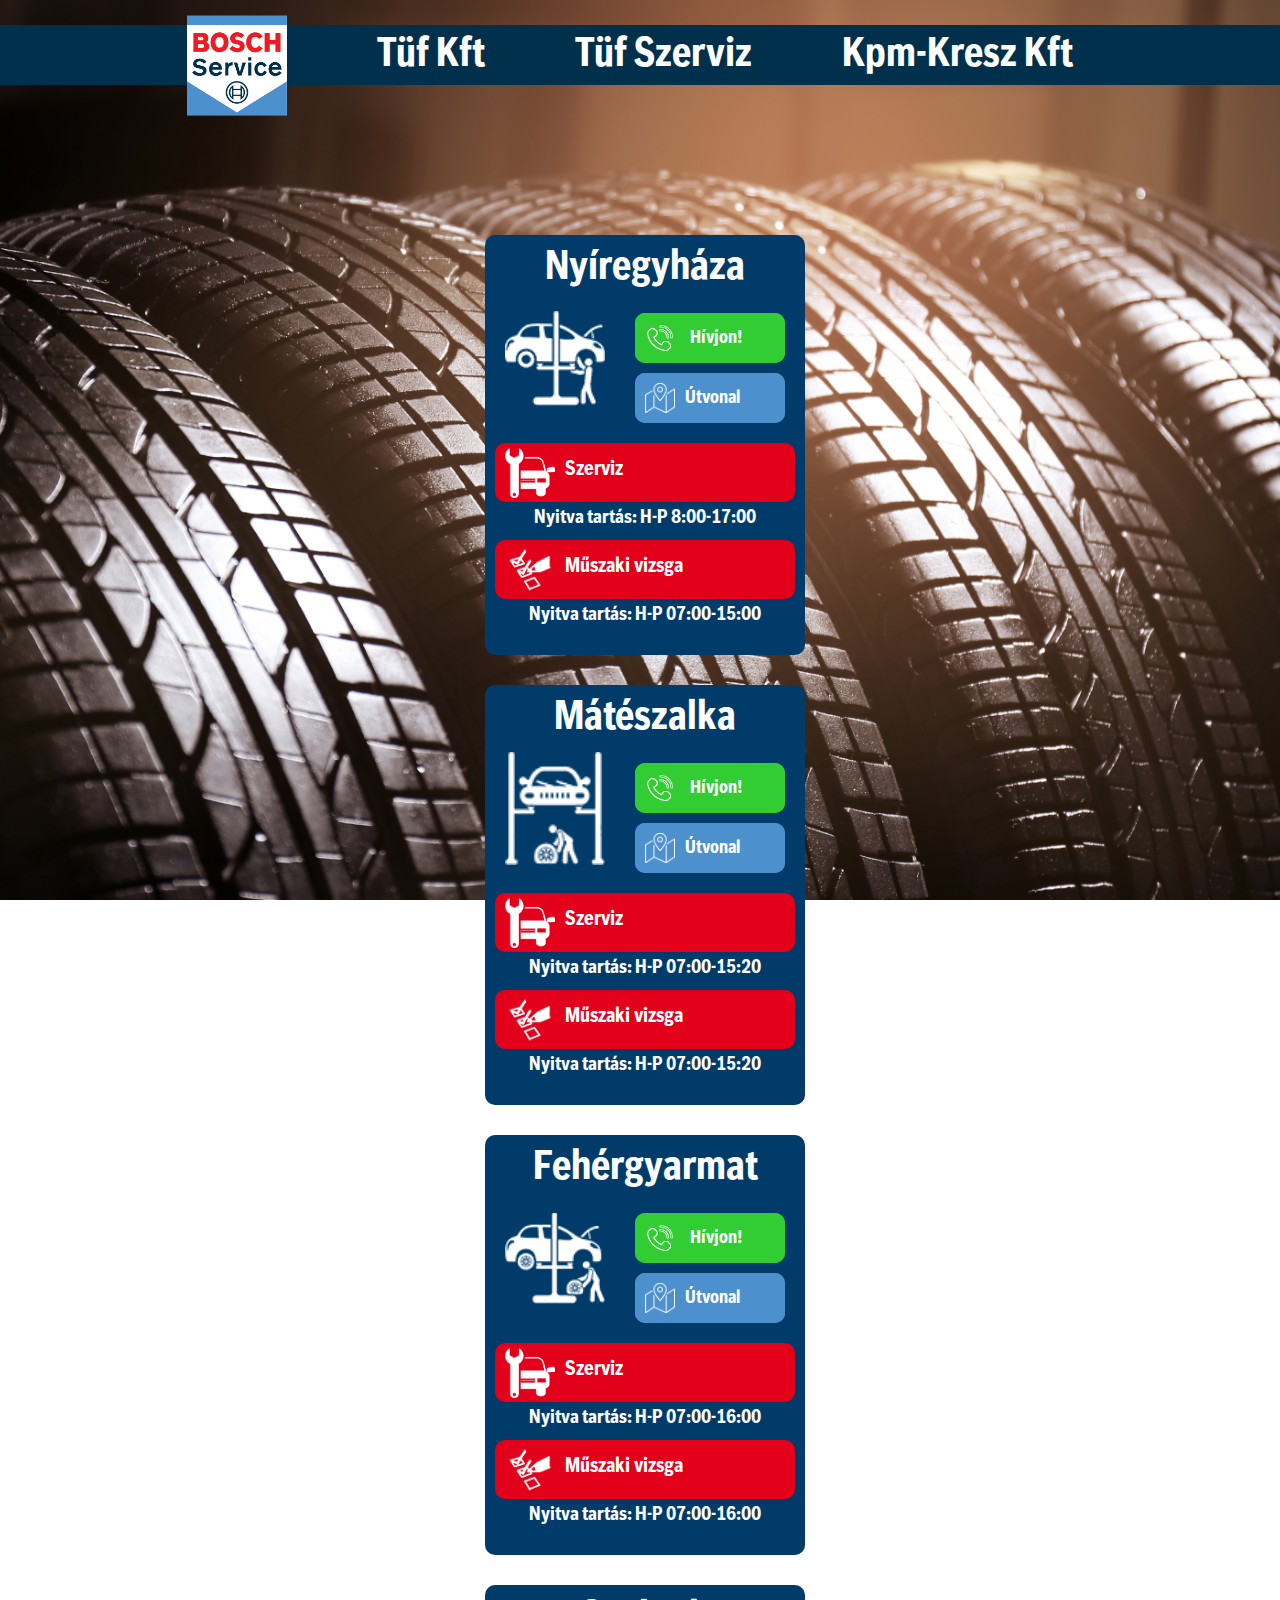
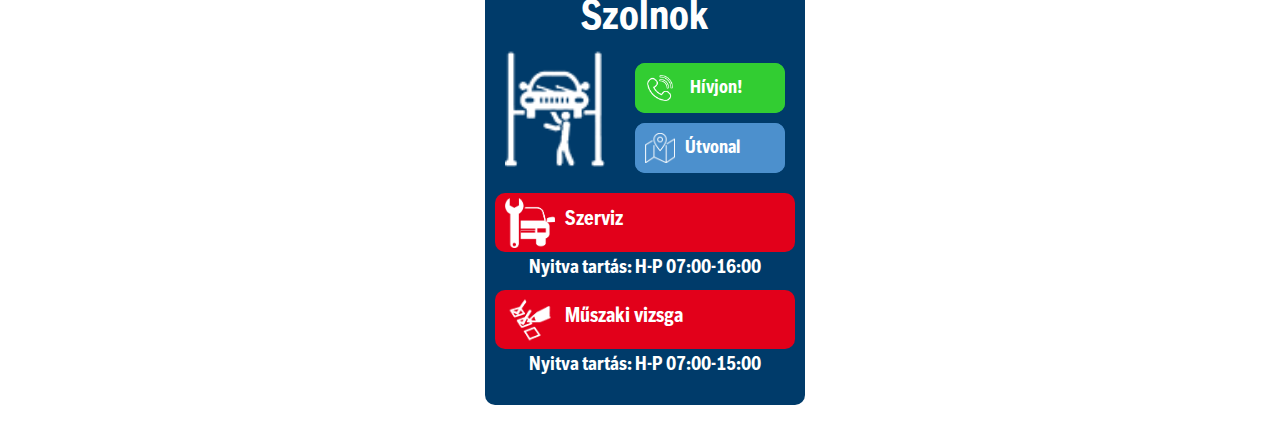
<file: index.html>
<!DOCTYPE html>
<html lang="hu">
<head>
    <meta charset="UTF-8">
    <meta name="viewport" content="width=device-width, initial-scale=1.0">
    <title>Tüf Weboldal</title>
    <link rel="stylesheet" href="fooldal.css">

    <link rel="icon" href="/pics/favicon.ico" type="image/x-icon">
    <link rel="icon" sizes="32x32" href="/pics/favicon-32x32.png">
    <link rel="icon" sizes="192x192" href="pics/favicon-192x192.png">
    <link rel="apple-touch-icon" href="/pics/apple-touch-icon.png">

</head>
<body>
    
    <!-- Header -->
    <header class="header">
        <div class="header-content">
            <img src="pics/logo.png" alt="Tüf Kft" class="header-image">
            <span>Tüf Kft</span>
            <span>Tüf Szerviz</span>
            <span>Kpm-Kresz Kft</span>
        </div>
    </header>

    <!-- Tartalom -->
    <div class="content">
        <!-- Négy 300x400 téglalap -->
        <div class="rectangle-container">
            
            <div class="rectangle">
                <div class="rectangle-header">Nyíregyháza</div>
                <div class="rectangle-bottom">
                    <div>
                        <img src="pics/csap_1.png" alt="Nyíregyháza" class="rectangle-image">
                    </div>
                    <div class="info-buttons">
                        <div class="button call-button">
                            <a href="tel:+3642595059" class="button call-button">
                                <img src="pics/phone.png" alt="Hívjon" class="button-icon">
                                <span>Hívjon!</span>
                            </a>
                        </div>
                        <div class="button route-button">
                            <a href="https://maps.app.goo.gl/pqXt5Ptcu5xVR6yD7" target="_blank" class="button route-button">
                                <img src="pics/navi.png" alt="Útvonal" class="button-icon2">
                                <span>Útvonal</span>
                            </a>
                        </div>
                    </div>
                </div>
                <a href="szerviz.html" class="no-underline">
                    <div class="service-info">
                        <img src="pics/pikto_3.png" alt="Szerviz" class="service-icon">
                        <p>Szerviz</p>
                    </div>
                </a>
                <p class="opening-hours">Nyitva tartás: H-P 8:00-17:00</p>
                <a href="muszaki_vizsga.html" class="no-underline">
                    <div class="service-info">
                        <img src="pics/check.png" alt="Műszaki vizsga" class="inspection-icon">
                        <p>Műszaki vizsga</p>
                    </div>
                </a>
                <p class="opening-hours">Nyitva tartás: H-P 07:00-15:00</p>
            </div>
    
            <div class="rectangle">
                <div class="rectangle-header">Mátészalka</div>
                <div class="rectangle-bottom">
                    <div>
                        <img src="pics/csap_2.png" alt="Mátészalka" class="rectangle-image">
                    </div>
                    <div class="info-buttons">
                        <div class="button call-button">
                            <a href="tel:+36302835029" class="button call-button">
                                <img src="pics/phone.png" alt="Hívjon" class="button-icon">
                                <span>Hívjon!</span>
                            </a>
                        </div>
                        <div class="button route-button">
                            <a href="https://maps.app.goo.gl/SmqePFgAu2KSpEG5A" target="_blank" class="button route-button">
                                <img src="pics/navi.png" alt="Útvonal" class="button-icon2">
                                <span>Útvonal</span>
                            </a>
                        </div>
                    </div>
                </div>
                <div class="service-info">
                    <img src="pics/pikto_3.png" alt="Szerviz" class="service-icon">
                    <p>Szerviz</p>
                </div>
                <p class="opening-hours">Nyitva tartás: H-P 07:00-15:20</p>
                <div class="service-info">
                    <img src="pics/check.png" alt="Műszaki vizsga" class="inspection-icon">
                    <p>Műszaki vizsga</p>
                </div>
                <p class="opening-hours">Nyitva tartás: H-P 07:00-15:20</p>
            </div>
    
            <div class="rectangle">
                <div class="rectangle-header">Fehérgyarmat</div>
                <div class="rectangle-bottom">
                    <div>
                        <img src="pics/csap_3.png" alt="Fehérgyarmat" class="rectangle-image">
                    </div>
                    <div class="info-buttons">
                        <div class="button call-button">
                            <a href="tel:+3644360300" class="button call-button">
                                <img src="pics/phone.png" alt="Hívjon" class="button-icon">
                                <span>Hívjon!</span>
                            </a>
                        </div>
                        <div class="button route-button">
                            <a href="https://maps.app.goo.gl/K6gjFtHEb9Dx75kk8" target="_blank" class="button route-button">
                                <img src="pics/navi.png" alt="Útvonal" class="button-icon2">
                                <span>Útvonal</span>
                            </a>
                        </div>
                    </div>
                </div>
                <div class="service-info">
                    <img src="pics/pikto_3.png" alt="Szerviz" class="service-icon">
                    <p>Szerviz</p>
                </div>
                <p class="opening-hours">Nyitva tartás: H-P 07:00-16:00</p>
                <div class="service-info">
                    <img src="pics/check.png" alt="Műszaki vizsga" class="inspection-icon">
                    <p>Műszaki vizsga</p>
                </div>
                <p class="opening-hours">Nyitva tartás: H-P 07:00-16:00</p>
            </div>
    
            <div class="rectangle">
                <div class="rectangle-header">Szolnok</div>
                <div class="rectangle-bottom">
                    <div>
                        <img src="pics/csap_4.png" alt="Szolnok" class="rectangle-image">
                    </div>
                    <div class="info-buttons">
                        <div class="button call-button">
                            <a href="tel:+3656514284" class="button call-button">
                                <img src="pics/phone.png" alt="Hívjon" class="button-icon">
                                <span>Hívjon!</span>
                            </a>
                        </div>
                        <div class="button route-button">
                            <a href="https://maps.app.goo.gl/YdUSBmX5q7zXGRx96" target="_blank" class="button route-button">
                                <img src="pics/navi.png" alt="Útvonal" class="button-icon2">
                                <span>Útvonal</span>
                            </a>
                        </div>
                    </div>
                </div>
                <div class="service-info">
                    <img src="pics/pikto_3.png" alt="Szerviz" class="service-icon">
                    <p>Szerviz</p>
                </div>
                <p class="opening-hours">Nyitva tartás: H-P 07:00-16:00</p>
                <div class="service-info">
                    <img src="pics/check.png" alt="Műszaki vizsga" class="inspection-icon">
                    <p>Műszaki vizsga</p>
                </div>
                <p class="opening-hours">Nyitva tartás: H-P 07:00-15:00</p>
            </div>
    
        </div>
    </div>
    

    <script src="fooldal.js"></script>
</body>
</html>
</file>
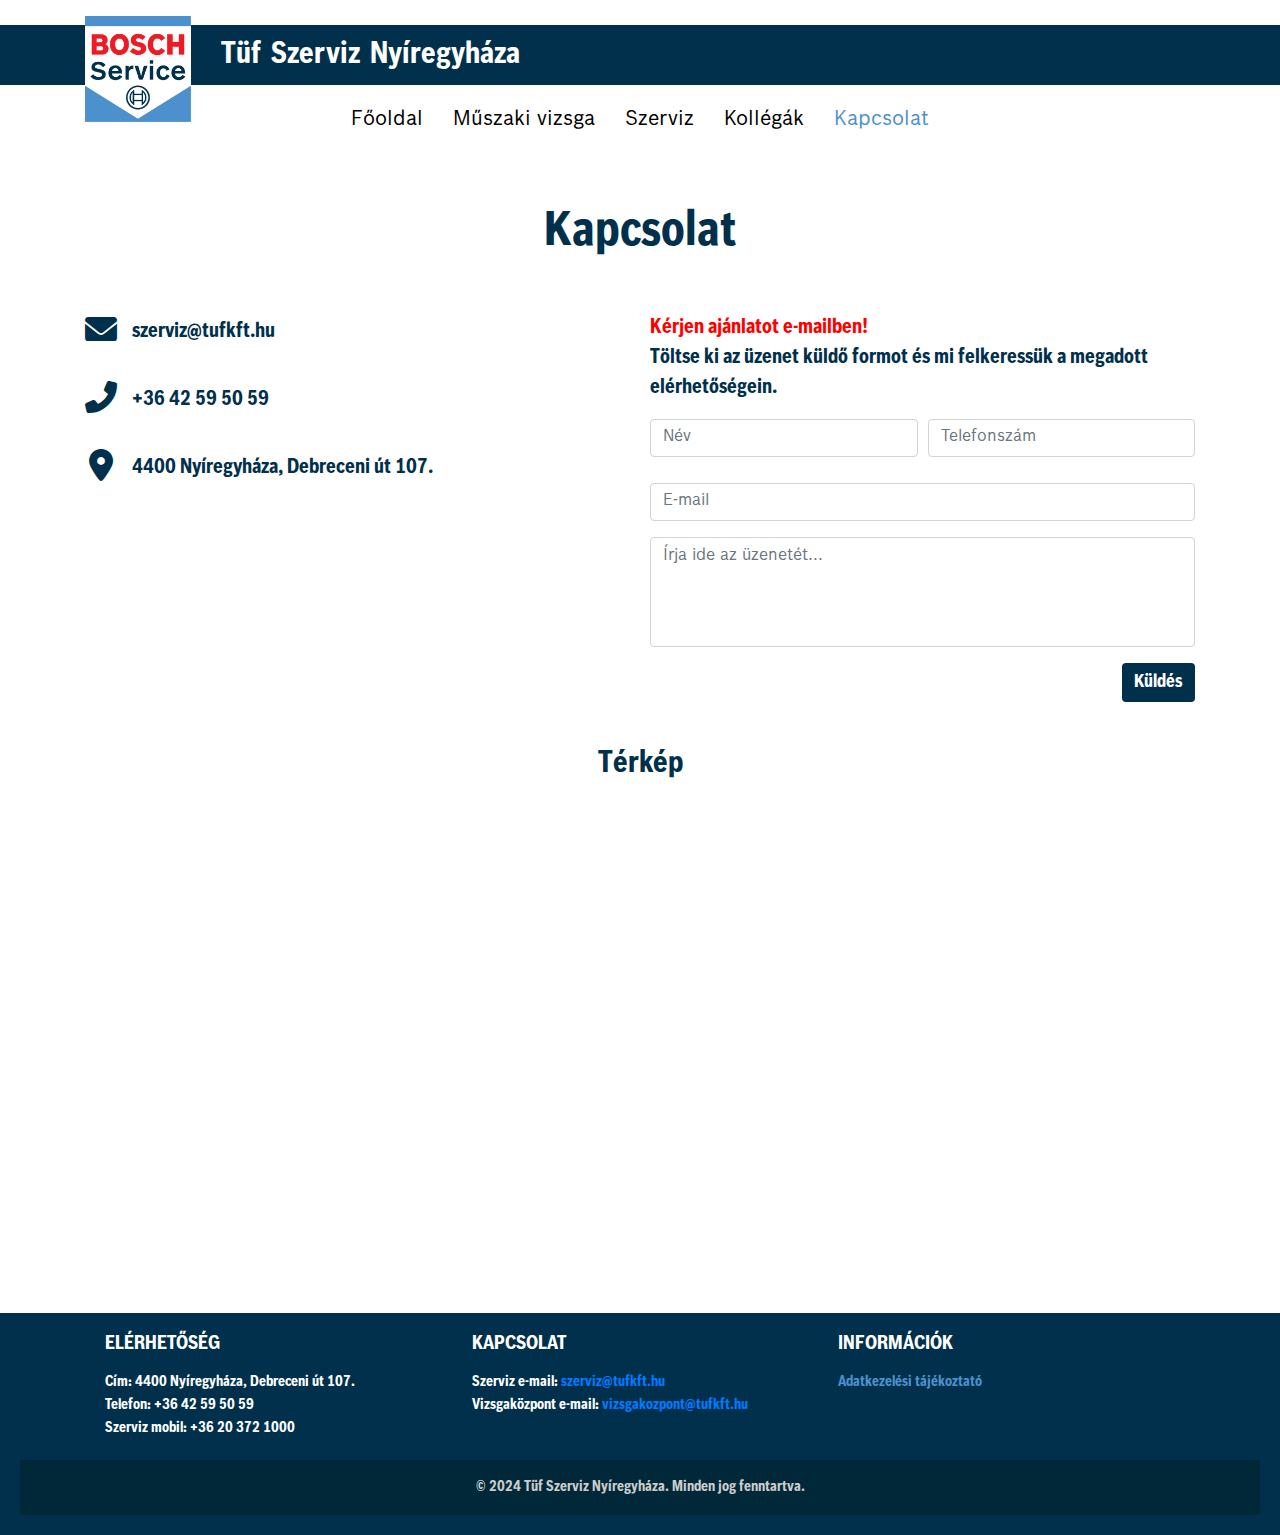
<file: kapcsolat.html>
<!DOCTYPE html>
<html lang="hu">

<head>
    <meta charset="UTF-8">
    <meta name="viewport" content="width=device-width, initial-scale=1.0">
    <link rel="stylesheet" href="https://stackpath.bootstrapcdn.com/bootstrap/4.5.2/css/bootstrap.min.css">
    <link rel="stylesheet" href="https://cdn.jsdelivr.net/npm/bootstrap-icons@1.10.5/font/bootstrap-icons.css">
    <link rel="stylesheet" href="styles.css">
    <link rel="stylesheet" href="https://cdnjs.cloudflare.com/ajax/libs/font-awesome/6.0.0-beta3/css/all.min.css">

    <link rel="icon" href="/pics/favicon.ico" type="image/x-icon">
    <link rel="icon" sizes="32x32" href="/pics/favicon-32x32.png">
    <link rel="icon" sizes="192x192" href="pics/favicon-192x192.png">
    <link rel="apple-touch-icon" href="/pics/apple-touch-icon.png">

    <title>Kapcsolat</title>
</head>
<body>
    <header>
        <div class="header-top"></div>
        <div class="header-bottom">
            <div class="container">
                <div class="logo-claim-wrapper">
                    <div class="logo">
                        <img src="pics/logo.png" alt="Logó">
                    </div>
                    <div class="claim">Tüf Szerviz Nyíregyháza</div>
                </div>
            </div>
            <button class="navbar-toggler" type="button" data-toggle="collapse" data-target="#navbarNav"
                aria-controls="navbarNav" aria-expanded="false" aria-label="Toggle navigation">
                <i class="bi bi-list"></i> <!-- Hamburger ikon -->
                <i class="bi bi-x" style="display: none;"></i> <!-- X ikon -->
            </button>
        </div>
        <nav class="navbar navbar-expand-lg navbar-light">
            <div class="collapse navbar-collapse" id="navbarNav">
                <ul class="navbar-nav mx-auto">
                    <li class="nav-item"><a href="index.html">Főoldal</a></li>
                    <li class="nav-item"><a href="muszaki_vizsga.html" >Műszaki vizsga</a></li>
                    <li class="nav-item"><a href="szerviz.html" >Szerviz</a></li>
                    <li class="nav-item"><a href="kollegak.html" >Kollégák</a></li>
                    <li class="nav-item"><a href="kapcsolat.html" class="active">Kapcsolat</a></li>
                </ul>
            </div>
        </nav>
    </header>
    <main class="container mt-4">
        <section class="contact-section">
            <h2 class="contact-title">Kapcsolat</h2>
    
            <div class="contact-content">
                <div class="contact-info">
                    <div class="contact-item">
                        <div class="icon-wrapper">
                            <i class="fas fa-envelope"></i>
                        </div>
                        <a href="mailto:szerviz@tufkft.hu" class="contact-link">szerviz@tufkft.hu</a>
                    </div>
                    <div class="contact-item">
                        <div class="icon-wrapper">
                            <i class="fas fa-phone-alt"></i>
                        </div>
                        <a href="tel:+3642595059" class="contact-link">+36 42 59 50 59</a>
                    </div>
                    <div class="contact-item">
                        <div class="icon-wrapper">
                            <i class="fas fa-map-marker-alt"></i>
                        </div>
                        <a href="https://maps.app.goo.gl/9T41cqepBmCTYtD26" target="_blank" class="contact-link">4400 Nyíregyháza, Debreceni út 107.</a>
                    </div>
                </div>
                
                <div class="contact-form-container">
                    <div class="contact-form-text">
                        <p><span style="color: red;">Kérjen ajánlatot e-mailben!</span><br>
                        Töltse ki az üzenet küldő formot és mi felkeressük a megadott elérhetőségein.</p>
                    </div>
                    
                    <form class="contact-form">
                        <div class="form-row">
                            <div class="form-group col-md-6">
                                <input type="text" class="form-control" id="name" name="name" placeholder="Név" required>
                            </div>
                            <div class="form-group col-md-6">
                                <input type="tel" class="form-control" id="phone" name="phone" placeholder="Telefonszám" required>
                            </div>
                        </div>
                        <div class="form-group">
                            <input type="email" class="form-control" id="email" name="email" placeholder="E-mail" required>
                        </div>
                        <div class="form-group">
                            <textarea class="form-control" id="message" name="message" rows="4" placeholder="Írja ide az üzenetét..." required></textarea>
                        </div>
                        <button type="submit" class="btn btn-primary">Küldés</button>
                    </form>
                </div>
            </div>
            
    
            <div class="map-container">
                <p class="terkep">Térkép</p>
                <iframe
                    src="https://www.google.com/maps/embed?pb=!1m18!1m12!1m3!1d10691.720379356011!2d21.715577560902812!3d47.93773589456056!2m3!1f0!2f0!3f0!3m2!1i1024!2i768!4f13.1!3m3!1m2!1s0x47389fd6de38ab67%3A0x6bbba00ee97daa63!2sT%C3%9CF%20szerviz!5e0!3m2!1shu!2shu!4v1727560443697!5m2!1shu!2shu"
                    width="100%" height="450" style="border:0;" allowfullscreen="" loading="lazy"
                    referrerpolicy="no-referrer-when-downgrade"></iframe>
            </div>
    
        </section>
    </main>
    
    
    <footer class="footer mt-5">
        <div class="footer-container text-center text-md-left">
            <div class="row footer-row">
                <!-- Cím -->
                <div class="col-md-4">
                    <h5>Elérhetőség</h5>
                    <p>
                        Cím: 4400 Nyíregyháza, Debreceni út 107.<br>
                        Telefon: +36 42 59 50 59<br>
                        Szerviz mobil: +36 20 372 1000
                    </p>
                </div>
                <!-- E-mail -->
                <div class="col-md-4">
                    <h5>Kapcsolat</h5>
                    <p>
                        Szerviz e-mail: <a href="mailto:szerviz@tufkft.hu">szerviz@tufkft.hu</a><br>
                        Vizsgaközpont e-mail: <a href="mailto:vizsgakozpont@tufkft.hu">vizsgakozpont@tufkft.hu</a>
                    </p>
                </div>
                <!-- Adatkezelési tájékoztató -->
                <div class="col-md-4">
                    <h5>Információk</h5>
                    <p>
                        <a href="docs/adatkezelesi_tajekoztato.pdf" target="_blank" class="footer-link">Adatkezelési tájékoztató</a>
                    </p>
                </div>
            </div>
        </div>
        <div class="footer-bottom text-center py-3">
            <p>&copy; 2024 Tüf Szerviz Nyíregyháza. Minden jog fenntartva.</p>
        </div>
    </footer>
    <script src="https://code.jquery.com/jquery-3.5.1.slim.min.js"></script>
    <script src="https://cdn.jsdelivr.net/npm/@popperjs/core@2.10.2/dist/umd/popper.min.js"></script>
    <script src="https://stackpath.bootstrapcdn.com/bootstrap/4.5.2/js/bootstrap.min.js"></script>
    <script src="script.js"></script>
</body>

</html>
</file>
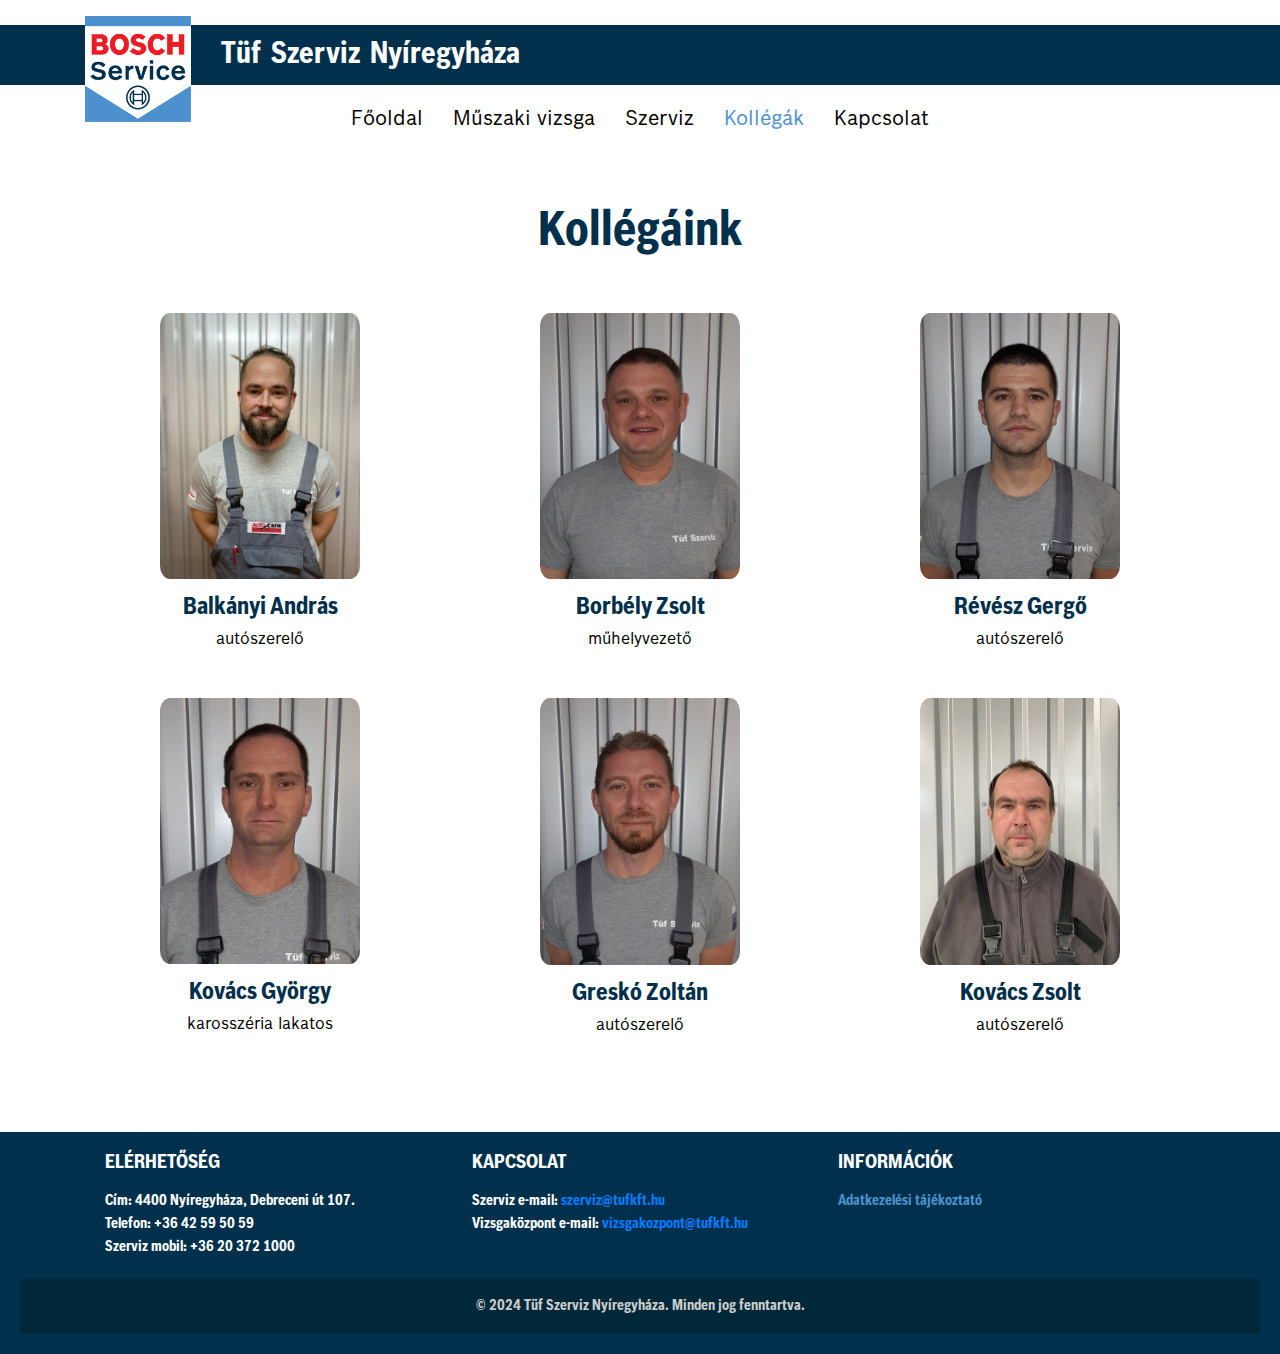
<file: kollegak.html>
<!DOCTYPE html>
<html lang="hu">

<head>
    <meta charset="UTF-8">
    <meta name="viewport" content="width=device-width, initial-scale=1.0">
    <link rel="stylesheet" href="https://stackpath.bootstrapcdn.com/bootstrap/4.5.2/css/bootstrap.min.css">
    <link rel="stylesheet" href="https://cdn.jsdelivr.net/npm/bootstrap-icons@1.10.5/font/bootstrap-icons.css">
    <link rel="stylesheet" href="styles.css">

    <link rel="icon" href="/pics/favicon.ico" type="image/x-icon">
    <link rel="icon" sizes="32x32" href="/pics/favicon-32x32.png">
    <link rel="icon" sizes="192x192" href="pics/favicon-192x192.png">
    <link rel="apple-touch-icon" href="/pics/apple-touch-icon.png">

    <title>Kollégák</title>
</head>
<div class="collapse navbar-collapse" id="navbarNav"></div>
<body>
    <header>
        <div class="header-top"></div>
        <div class="header-bottom">
            <div class="container">
                <div class="logo-claim-wrapper">
                    <div class="logo">
                        <img src="pics/logo.png" alt="Logó">
                    </div>
                    <div class="claim">Tüf Szerviz Nyíregyháza</div>
                </div>
            </div>
            <button class="navbar-toggler" type="button" data-toggle="collapse" data-target="#navbarNav"
                aria-controls="navbarNav" aria-expanded="false" aria-label="Toggle navigation">
                <i class="bi bi-list"></i> <!-- Hamburger ikon -->
                <i class="bi bi-x" style="display: none;"></i> <!-- X ikon -->
            </button>
        </div>
        <nav class="navbar navbar-expand-lg navbar-light">
            <div class="collapse navbar-collapse" id="navbarNav">
                <ul class="navbar-nav mx-auto">
                    <li class="nav-item"><a href="index.html">Főoldal</a></li>
                    <li class="nav-item"><a href="muszaki_vizsga.html">Műszaki vizsga</a></li>
                    <li class="nav-item"><a href="szerviz.html" >Szerviz</a></li>
                    <li class="nav-item"><a href="kollegak.html" class="active">Kollégák</a></li>
                    <li class="nav-item"><a href="kapcsolat.html">Kapcsolat</a></li>
                </ul>
            </div>
        </nav>
    </header>
    <main class="container mt-4">
        <section class="team-section">
            <h2 class="team-title">Kollégáink</h2>
            <div class="row">
                <div class="col-md-4">
                    <div class="team-member">
                        <img src="pics/team/andris.jpg" alt="Kolléga 1" class="img-fluid">
                        <h3>Balkányi András</h3>
                        <p>autószerelő</p>
                    </div>
                </div>
                <div class="col-md-4">
                    <div class="team-member">
                        <img src="pics/team/borisz.jpg" alt="Kolléga 2" class="img-fluid">
                        <h3>Borbély Zsolt</h3>
                        <p>műhelyvezető</p>
                    </div>
                </div>
                <div class="col-md-4">
                    <div class="team-member">
                        <img src="pics/team/gergo.jpg" alt="Kolléga 3" class="img-fluid">
                        <h3>Révész Gergő</h3>
                        <p>autószerelő</p>
                    </div>
                </div>
                <div class="col-md-4">
                    <div class="team-member">
                        <img src="pics/team/gyuri.jpg" alt="Kolléga 4" class="img-fluid">
                        <h3>Kovács György</h3>
                        <p>karosszéria lakatos</p>
                    </div>
                </div>
                <div class="col-md-4">
                    <div class="team-member">
                        <img src="pics/team/zoli.jpg" alt="Kolléga 5" class="img-fluid">
                        <h3>Greskó Zoltán</h3>
                        <p>autószerelő</p>
                    </div>
                </div>
                <div class="col-md-4">
                    <div class="team-member">
                        <img src="pics/team/zsolt.jpg" alt="Kolléga 6" class="img-fluid">
                        <h3>Kovács Zsolt</h3>
                        <p>autószerelő</p>
                    </div>
                </div>
            </div>
        </section>
    </main>
    <footer class="footer mt-5">
        <div class="footer-container text-center text-md-left">
            <div class="row footer-row">
                <!-- Cím -->
                <div class="col-md-4">
                    <h5>Elérhetőség</h5>
                    <p>
                        Cím: 4400 Nyíregyháza, Debreceni út 107.<br>
                        Telefon: +36 42 59 50 59<br>
                        Szerviz mobil: +36 20 372 1000
                    </p>
                </div>
                <!-- E-mail -->
                <div class="col-md-4">
                    <h5>Kapcsolat</h5>
                    <p>
                        Szerviz e-mail: <a href="mailto:szerviz@tufkft.hu">szerviz@tufkft.hu</a><br>
                        Vizsgaközpont e-mail: <a href="mailto:vizsgakozpont@tufkft.hu">vizsgakozpont@tufkft.hu</a>
                    </p>
                </div>
                <!-- Adatkezelési tájékoztató -->
                <div class="col-md-4">
                    <h5>Információk</h5>
                    <p>
                        <a href="docs/adatkezelesi_tajekoztato.pdf" target="_blank" class="footer-link">Adatkezelési tájékoztató</a>
                    </p>
                </div>
            </div>
        </div>
        <div class="footer-bottom text-center py-3">
            <p>&copy; 2024 Tüf Szerviz Nyíregyháza. Minden jog fenntartva.</p>
        </div>
    </footer>
    <script src="https://code.jquery.com/jquery-3.5.1.slim.min.js"></script>
    <script src="https://cdn.jsdelivr.net/npm/@popperjs/core@2.10.2/dist/umd/popper.min.js"></script>
    <script src="https://stackpath.bootstrapcdn.com/bootstrap/4.5.2/js/bootstrap.min.js"></script>
    <script src="script.js"></script>
</body>

</html>
</file>
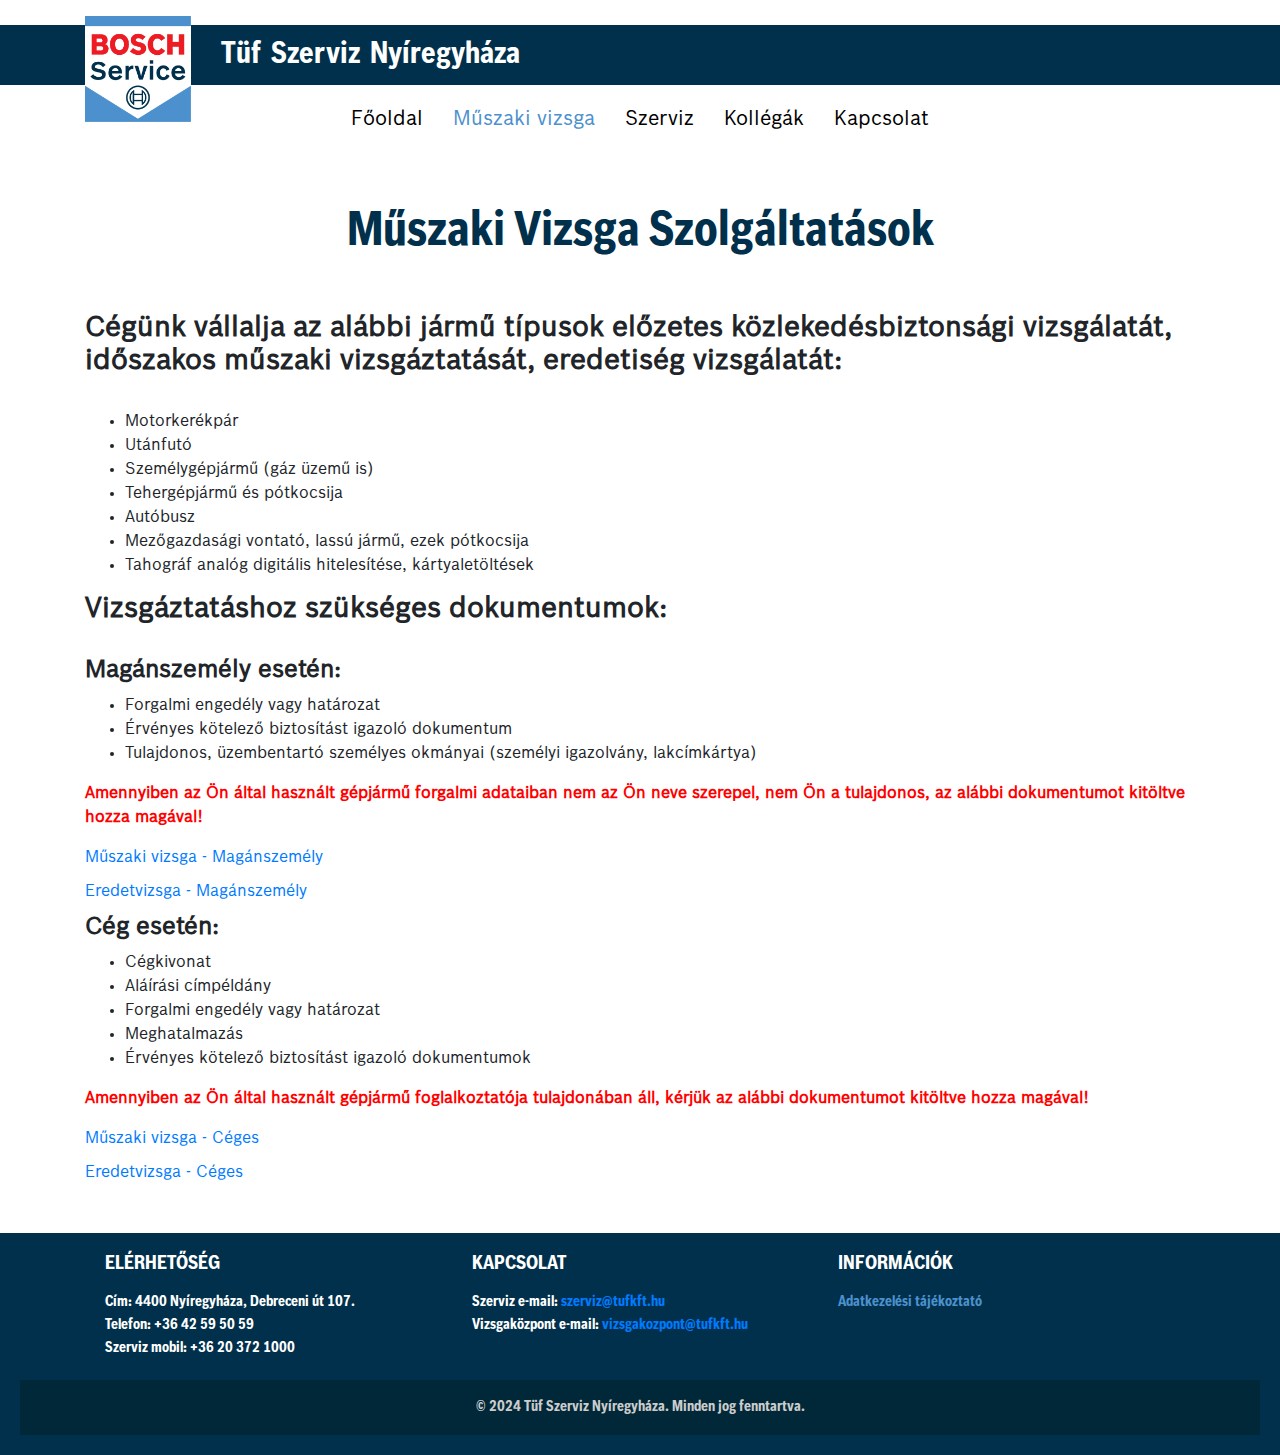
<file: muszaki_vizsga.html>
<!DOCTYPE html>
<html lang="hu">

<head>
    <meta charset="UTF-8">
    <meta name="viewport" content="width=device-width, initial-scale=1.0">
    <link rel="stylesheet" href="https://stackpath.bootstrapcdn.com/bootstrap/4.5.2/css/bootstrap.min.css">
    <link rel="stylesheet" href="https://cdn.jsdelivr.net/npm/bootstrap-icons@1.10.5/font/bootstrap-icons.css">
    <link rel="stylesheet" href="styles.css">

    <link rel="icon" href="/pics/favicon.ico" type="image/x-icon">
    <link rel="icon" sizes="32x32" href="/pics/favicon-32x32.png">
    <link rel="icon" sizes="192x192" href="pics/favicon-192x192.png">
    <link rel="apple-touch-icon" href="/pics/apple-touch-icon.png">

    <title>Műszaki vizsga</title>
</head>

<body>
    <header>
        <div class="header-top"></div>
        <div class="header-bottom">
            <div class="container">
                <div class="logo-claim-wrapper">
                    <div class="logo">
                        <img src="pics/logo.png" alt="Logó">
                    </div>
                    <div class="claim">Tüf Szerviz Nyíregyháza</div>
                </div>
            </div>
            <button class="navbar-toggler" type="button" data-toggle="collapse" data-target="#navbarNav"
                aria-controls="navbarNav" aria-expanded="false" aria-label="Toggle navigation">
                <i class="bi bi-list"></i> <!-- Hamburger ikon -->
                <i class="bi bi-x" style="display: none;"></i> <!-- X ikon -->
            </button>
        </div>
        <nav class="navbar navbar-expand-lg navbar-light">
            <div class="collapse navbar-collapse" id="navbarNav">
                <ul class="navbar-nav mx-auto">
                    <li class="nav-item"><a href="index.html">Főoldal</a></li>
                    <li class="nav-item"><a href="muszaki_vizsga.html" class="active">Műszaki vizsga</a></li>
                    <li class="nav-item"><a href="szerviz.html" >Szerviz</a></li>
                    <li class="nav-item"><a href="kollegak.html" >Kollégák</a></li>
                    <li class="nav-item"><a href="kapcsolat.html">Kapcsolat</a></li>
                </ul>
            </div>
        </nav>
    </header>
    <main class="container mt-4">
        <section class="services-section">
            <h2 class="service-title">Műszaki Vizsga Szolgáltatások</h2>
            <h3><strong>Cégünk vállalja az alábbi jármű típusok előzetes közlekedésbiztonsági vizsgálatát, időszakos műszaki vizsgáztatását, eredetiség vizsgálatát:</strong></h3>
            <ul>
                <li>Motorkerékpár</li>
                <li>Utánfutó</li>
                <li>Személygépjármű (gáz üzemű is)</li>
                <li>Tehergépjármű és pótkocsija</li>
                <li>Autóbusz</li>
                <li>Mezőgazdasági vontató, lassú jármű, ezek pótkocsija</li>
                <li>Tahográf analóg digitális hitelesítése, kártyaletöltések</li>
            </ul>
    
            <h3><strong>Vizsgáztatáshoz szükséges dokumentumok:</strong></h3>
    
            <h4>Magánszemély esetén:</h4>
            <ul>
                <li>Forgalmi engedély vagy határozat</li>
                <li>Érvényes kötelező biztosítást igazoló dokumentum</li>
                <li>Tulajdonos, üzembentartó személyes okmányai (személyi igazolvány, lakcímkártya)</li>
            </ul>
    
            <p><strong>Amennyiben az Ön által használt gépjármű forgalmi adataiban nem az Ön neve szerepel, nem Ön a tulajdonos, az alábbi dokumentumot kitöltve hozza magával!</strong></p>
            <div class="links-container">
                <a href="docs/muszaki-vizsga-ceg.pdf" target="_blank">Műszaki vizsga - Magánszemély</a>
                <a href="docs/eredetvizsga-msz_.pdf" target="_blank">Eredetvizsga - Magánszemély</a>
            </div>
    
            <h4>Cég esetén:</h4>
            <ul>
                <li>Cégkivonat</li>
                <li>Aláírási címpéldány</li>
                <li>Forgalmi engedély vagy határozat</li>
                <li>Meghatalmazás</li>
                <li>Érvényes kötelező biztosítást igazoló dokumentumok</li>
            </ul>
    
            <p><strong>Amennyiben az Ön által használt gépjármű foglalkoztatója tulajdonában áll, kérjük az alábbi dokumentumot kitöltve hozza magával!</strong></p>
            <div class="links-container">
                <a href="docs/muszaki-vizsga-ceg.pdf" target="_blank">Műszaki vizsga - Céges</a>
                <a href="docs/eredetvizsga-ceg.pdf" target="_blank">Eredetvizsga - Céges</a>
            </div>
        </section>
    </main>
    <footer class="footer mt-5">
        <div class="footer-container text-center text-md-left">
            <div class="row footer-row">
                <!-- Cím -->
                <div class="col-md-4">
                    <h5>Elérhetőség</h5>
                    <p>
                        Cím: 4400 Nyíregyháza, Debreceni út 107.<br>
                        Telefon: +36 42 59 50 59<br>
                        Szerviz mobil: +36 20 372 1000
                    </p>
                </div>
                <!-- E-mail -->
                <div class="col-md-4">
                    <h5>Kapcsolat</h5>
                    <p>
                        Szerviz e-mail: <a href="mailto:szerviz@tufkft.hu">szerviz@tufkft.hu</a><br>
                        Vizsgaközpont e-mail: <a href="mailto:vizsgakozpont@tufkft.hu">vizsgakozpont@tufkft.hu</a>
                    </p>
                </div>
                <!-- Adatkezelési tájékoztató -->
                <div class="col-md-4">
                    <h5>Információk</h5>
                    <p>
                        <a href="docs/adatkezelesi_tajekoztato.pdf" target="_blank" class="footer-link">Adatkezelési tájékoztató</a>
                    </p>
                </div>
            </div>
        </div>
        <div class="footer-bottom text-center py-3">
            <p>&copy; 2024 Tüf Szerviz Nyíregyháza. Minden jog fenntartva.</p>
        </div>
    </footer>
    <script src="https://code.jquery.com/jquery-3.5.1.slim.min.js"></script>
    <script src="https://cdn.jsdelivr.net/npm/@popperjs/core@2.10.2/dist/umd/popper.min.js"></script>
    <script src="https://stackpath.bootstrapcdn.com/bootstrap/4.5.2/js/bootstrap.min.js"></script>
    <script src="script.js"></script>
</body>

</html>
</file>
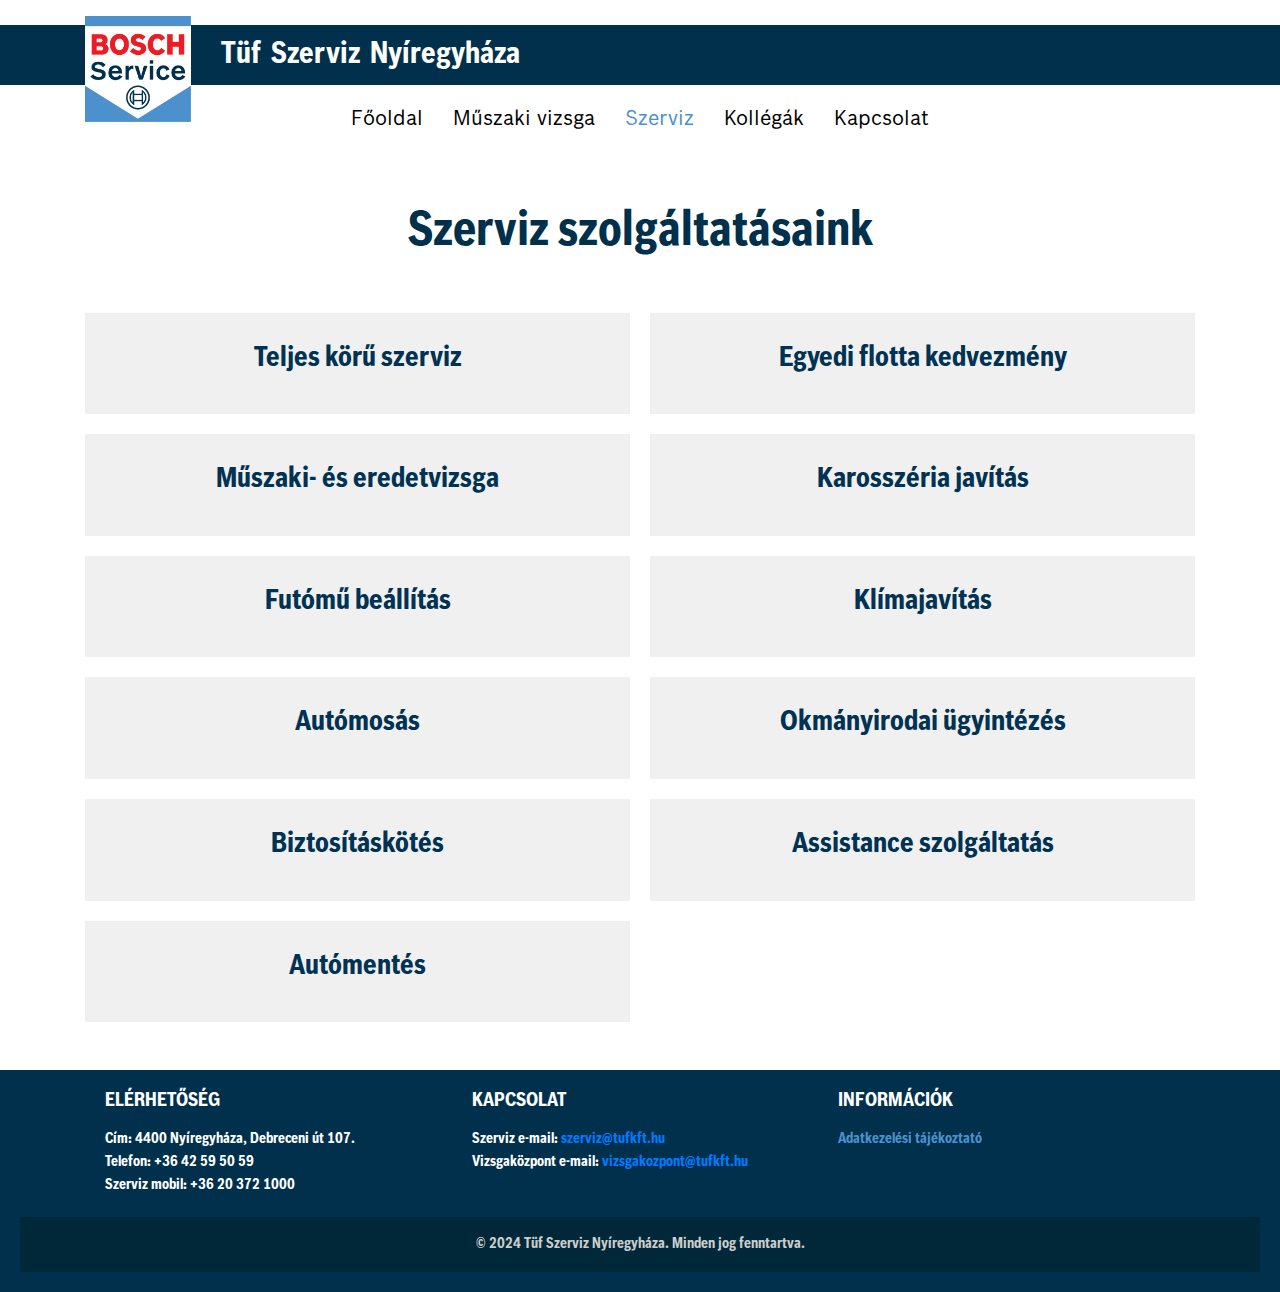
<file: szerviz.html>
<!DOCTYPE html>
<html lang="hu">

<head>
    <meta charset="UTF-8">
    <meta name="viewport" content="width=device-width, initial-scale=1.0">
    <link rel="stylesheet" href="https://stackpath.bootstrapcdn.com/bootstrap/4.5.2/css/bootstrap.min.css">
    <link rel="stylesheet" href="https://cdn.jsdelivr.net/npm/bootstrap-icons@1.10.5/font/bootstrap-icons.css">
    <link rel="stylesheet" href="styles.css">

    <link rel="icon" href="/pics/favicon.ico" type="image/x-icon">
    <link rel="icon" sizes="32x32" href="/pics/favicon-32x32.png">
    <link rel="icon" sizes="192x192" href="pics/favicon-192x192.png">
    <link rel="apple-touch-icon" href="/pics/apple-touch-icon.png">

    <title>Szerviz</title>
</head>

<body>
    <header>
        <div class="header-top"></div>
        <div class="header-bottom">
            <div class="container">
                <div class="logo-claim-wrapper">
                    <div class="logo">
                        <img src="pics/logo.png" alt="Logó">
                    </div>
                    <div class="claim">Tüf Szerviz Nyíregyháza</div>
                </div>
            </div>
            <button class="navbar-toggler" type="button" data-toggle="collapse" data-target="#navbarNav"
                aria-controls="navbarNav" aria-expanded="false" aria-label="Toggle navigation">
                <i class="bi bi-list"></i> <!-- Hamburger ikon -->
                <i class="bi bi-x" style="display: none;"></i> <!-- X ikon -->
            </button>
        </div>
        <nav class="navbar navbar-expand-lg navbar-light">
            <div class="collapse navbar-collapse" id="navbarNav">
                <ul class="navbar-nav mx-auto">
                    <li class="nav-item"><a href="index.html">Főoldal</a></li>
                    <li class="nav-item"><a href="muszaki_vizsga.html">Műszaki vizsga</a></li>
                    <li class="nav-item"><a href="szerviz.html" class="active">Szerviz</a></li>
                    <li class="nav-item"><a href="kollegak.html">Kollégák</a></li>
                    <li class="nav-item"><a href="kapcsolat.html">Kapcsolat</a></li>
                </ul>
            </div>
        </nav>
    </header>

    <main class="container mt-4">
        <h2 class="service-title">Szerviz szolgáltatásaink</h2>
        <div class="service-cards">
            <a href="kapcsolat.html" class="service-card">
                <h3>Teljes körű szerviz</h3>
            </a>
            <a href="kapcsolat.html" class="service-card">
                <h3>Egyedi flotta kedvezmény</h3>
            </a>
            <a href="kapcsolat.html" class="service-card">
                <h3>Műszaki- és eredetvizsga</h3>
            </a>
            <a href="kapcsolat.html" class="service-card">
                <h3>Karosszéria javítás</h3>
            </a>
            <a href="kapcsolat.html" class="service-card">
                <h3>Futómű beállítás</h3>
            </a>
            <a href="kapcsolat.html" class="service-card">
                <h3>Klímajavítás</h3>
            </a>
            <a href="kapcsolat.html" class="service-card">
                <h3>Autómosás</h3>
            </a>
            <a href="kapcsolat.html" class="service-card">
                <h3>Okmányirodai ügyintézés</h3>
            </a>
            <a href="kapcsolat.html" class="service-card">
                <h3>Biztosításkötés</h3>
            </a>
            <a href="kapcsolat.html" class="service-card">
                <h3>Assistance szolgáltatás</h3>
            </a>
            <a href="kapcsolat.html" class="service-card">
                <h3>Autómentés</h3>
            </a>
        </div>
    </main>
    
    

    <footer class="footer mt-5">
        <div class="footer-container text-center text-md-left">
            <div class="row footer-row">
                <!-- Cím -->
                <div class="col-md-4">
                    <h5>Elérhetőség</h5>
                    <p>
                        Cím: 4400 Nyíregyháza, Debreceni út 107.<br>
                        Telefon: +36 42 59 50 59<br>
                        Szerviz mobil: +36 20 372 1000
                    </p>
                </div>
                <!-- E-mail -->
                <div class="col-md-4">
                    <h5>Kapcsolat</h5>
                    <p>
                        Szerviz e-mail: <a href="mailto:szerviz@tufkft.hu">szerviz@tufkft.hu</a><br>
                        Vizsgaközpont e-mail: <a href="mailto:vizsgakozpont@tufkft.hu">vizsgakozpont@tufkft.hu</a>
                    </p>
                </div>
                <!-- Adatkezelési tájékoztató -->
                <div class="col-md-4">
                    <h5>Információk</h5>
                    <p>
                        <a href="docs/adatkezelesi_tajekoztato.pdf" target="_blank" class="footer-link">Adatkezelési tájékoztató</a>
                    </p>
                </div>
            </div>
        </div>
        <div class="footer-bottom text-center py-3">
            <p>&copy; 2024 Tüf Szerviz Nyíregyháza. Minden jog fenntartva.</p>
        </div>
    </footer>

    <script src="https://code.jquery.com/jquery-3.5.1.slim.min.js"></script>
    <script src="https://cdn.jsdelivr.net/npm/@popperjs/core@2.10.2/dist/umd/popper.min.js"></script>
    <script src="https://stackpath.bootstrapcdn.com/bootstrap/4.5.2/js/bootstrap.min.js"></script>
    <script src="script.js"></script>
    
</body>

</html>
</file>
<file: fooldal.css>
/* @font-face definíció a BoschSansCond-Regular.otf betűtípushoz */
@font-face {
    font-family: 'BoschSansCond-Bold'; /* Betűtípus neve */
    src: url('fonts/BoschSansCond-Bold.otf') format('opentype'); /* Az OTF fájl elérési útja */
}

@font-face {
    font-family: 'BoschSans-Bold'; /* Betűtípus neve */
    src: url('fonts/BoschSans-Bold.otf') format('opentype'); /* Az OTF fájl elérési útja */
}

/* Globális beállítások */
body, html {
    margin: 0;
    padding: 0;
    font-family: sans-serif; /* Alapértelmezett betűtípus, ha a Bosch betűtípus nem elérhető */
}




body {
    background: url('pics/bg1.jpg') no-repeat center center fixed; 
    background-size: cover;
    animation: backgroundAnimation 25s infinite; /* Háttér animáció */
    min-height: 100vh; /* A háttér teljes magasságra állítása */
    margin: 0; /* Margó eltávolítása, hogy a háttér teljes magasságú legyen */
    transition: background-image 1s ease-in-out; /* Áttűnési hatás */
    justify-content: center;
}

@keyframes backgroundAnimation {
    0% { background-image: url('pics/bg1.jpg'); }
    20% { background-image: url('pics/bg2.jpg'); }
    40% { background-image: url('pics/bg3.jpg'); }
    60% { background-image: url('pics/bg4.jpg'); }
    80% { background-image: url('pics/bg5.jpg'); }
    100% { background-image: url('pics/bg1.jpg'); }
}





/* Header */
.header {
    height: 135px; /* Header magasság */
    display: flex;
    justify-content: center; /* Középre igazítás vízszintesen */
    align-items: center; /* Középre igazítás függőlegesen */
    position: relative; /* A csík pozicionálásához */
}

/* Csík */
.header:before {
    content: "";
    position: absolute;
    top: 25px; /* 25 px-el a teteje alatt */
    left: 0;
    right: 0;
    height: 60px; /* Csík magassága */
    background-color: #00304b; /* Csík színe */
}

/* Szöveg a headerben */
.header-content {
    display: flex;
    justify-content: center; /* Középre igazítás vízszintesen a szövegben */
    align-items: center; /* Középre igazítás függőlegesen a szövegben */
    position: relative;
    z-index: 1; /* A szöveg előtérbe helyezése */
    height: 100%; /* Magasság beállítása */
    top: calc(25px + 30px); /* Az elején az csík és a szöveg magassága */
    transform: translateY(-50%); /* A szöveg függőleges középre igazítása a csíkon belül */
    gap: 205px; /* Közötti távolság a szövegek között */
}

/* Kép a headerben */
.header-content img.header-image {
    width: 120px; /* Kép szélessége */
    height: 120px; /* Kép magassága */
    margin-right: 20px; /* Kép és szöveg közötti távolság */
    position: relative; /* Kép pozicionálásához */
    top: 18px; /* Kép pozicionálása, hogy nyúljon a csík fele */
}

.header-content span {
    font-family: 'BoschSansCond-Bold'; /* Alkalmazás a header szövegére */
    margin: 0 20px; /* Középső elhelyezés */
    color: white; /* Szöveg színe */
    font-size: 30px; /* Betűméret, állítsd be az igényeidnek megfelelően */
}


/* Tartalom */
.content {
    text-align: center;
    margin-top: 200px; /* Margó a tartalom fölött */
    font-family: 'BoschSansCond-Bold';
    color: white;
}

/* Téglalapok konténer */
.rectangle-container {
    display: flex; /* Flexbox elrendezés */
    justify-content: center; /* Középre igazítás */
}

/* 300x400 téglalap lekerekített sarkokkal */
.rectangle {
    width: 300px; /* Téglalap szélessége */
    height: 400px; /* Téglalap magassága */
    background-color: #003b6a; /* Téglalap színe */
    border-radius: 10px; /* Lekerekített sarkok */
    margin: 0 10px; /* Margó a téglalapok között */
    text-align: center; /* Középre igazítja a szöveget */
    padding: 10px; /* Belső margó a téglalapokon belül */
    font-size: 40px;
}
/* Kép a téglalapban */
.rectangle-image {
    width: 70px; /* Kép szélessége */
    height: 70px; /* Kép magassága */
    margin-top: 5px;
}

.rectangle-bottom{
    margin-top: 10px;
    margin-bottom: 30px;
}

/* Szerviz és Műszaki vizsga ikonok */
.service-icon,
.inspection-icon {
    width: 50px; /* Ikon szélessége */
    height: 50px; /* Ikon magassága */
    margin-right: 10px;
    margin-left: 10px;
}

/* Aláírás */
.rectangle p {
    color: white; /* Szöveg színe */
    margin-top: 8px; /* Margó a kép és a szöveg között */
}

/* Szerviz és műszaki vizsga információ */
.service-info {
    display: flex;
    align-items: center;
    margin-top: 10px; /* Margó a szerviz és műszaki vizsga szöveg között */
    background-color: #e2001a;
    border-radius: 10px;
    font-size: 20px;
}

.service-info p{
    margin-top: 15px;
}

/* Távolítsa el az aláhúzást és az alapértelmezett színt */
.no-underline {
    text-decoration: none;
    color: inherit;
}

/* Eltávolítja a link alapértelmezett színezését és az aláhúzást */
.no-underline:hover,
.no-underline:visited {
    text-decoration: none;
}

/* Nyitvatartás */
.opening-hours {
    color: white; /* Szöveg színe */
    margin-top: 10px; /* Margó a nyitvatartás alatt */
    font-size: 20px;
}

.button{
    text-decoration: none;
}

/* Hover állapot */
.button:hover {
    background-color: #e55e00; /* Háttérszín változtatás hover esetén */
    transform: scale(1.05); /* Gomb méretének növelése hover esetén */
    cursor: pointer; /* Kéz ikon megjelenítése */
}

/* Hívjon gomb */
.call-button:hover {
    background-color: limegreen; /* Külön háttérszín a hívjon gombhoz */
}

/* Útvonal gomb */
.route-button:hover {
    background-color: #4c90cd; /* Külön háttérszín az útvonal gombhoz */
}

.service-info:hover:hover {
    background-color: #e2001a; /* Háttérszín változtatás hover esetén */
    transform: scale(1.05); /* Gomb méretének növelése hover esetén */
    cursor: pointer; /* Kéz ikon megjelenítése */
}


@media (max-width: 768px) { /* Mobil nézet */
    
    .header-content {
        flex-direction: row; /* Horizontális elrendezés */
        gap: 0px; /* Kisebb távolság a szövegek között */
    }

    .header-content img.header-image {
        width: 80px; /* Logó méretének csökkentése */
        height: 80px;
        position: relative;
        top: 0px;
        margin-left: 10px;
    }

    .header-content span {
        font-size: 18px; /* Szöveg méretének csökkentése */
        margin-left: 7px;
        margin-right: 7px;;
    }

    .content {
        display: flex; /* Flexbox elrendezés a tartalomhoz */
        flex-direction: column; /* Vertikális elrendezés */
        align-items: center; /* Középre igazítás */
        margin: 100px;
        padding-bottom:10px;
        margin-bottom: 0; /* Eltávolítja a felesleges margót */
    }

    .rectangle-container {
        display: flex; /* Flexbox elrendezés a téglalapokhoz */
        flex-direction: column; /* Vertikális elrendezés */
        gap: 20px; /* Kis távolság a konténerek között */
    }
    .rectangle {
        width: 100%; /* Vagy 100% - a mobil nézethez */
        max-width: 300px; /* Maximális szélesség */
    }

  


    .rectangle-header{
        text-align: center;
        display: flex; /* Flexbox elrendezés a város neve és a gombok számára */
        flex-direction: column; /* Vertikális elrendezés */
        justify-content: center; /* Középre igazítás */
        font-size: 40px;
        color: white;
    }

    .rectangle-bottom {
        display: flex; /* Flexbox elrendezés */
        flex-direction: row; /* Vertikális elrendezés */
        align-items: center; /* Középre igazítás */
        width: 100%; /* Szélesség 100% */
        gap:30px;
        margin: 0;
    }
    
    .info-buttons {
        display: flex; /* Flexbox elrendezés a gombokhoz */
        justify-content: center; /* Középre igazítás */
        width: 70%; /* A gombok szélessége 70% */
        gap: 10px !important; /* Távolság a gombok között */
        margin-top: 20px !important; /* Tér a gombok felett */
        margin-bottom: 10px;
    }
    
    .button {
        display: flex; /* Flexbox elrendezés a gombokhoz */
        align-items: center; /* Középre igazítás a gombokon belül */
        text-align: center; /* Szöveg középre igazítása */
        border: none; /* Határ eltávolítása */
        border-radius: 5px; /* Lekerekített sarkok */
        cursor: pointer; /* Mutató a gombok fölött */
    }

    
    .button img {
        margin-right: 10px; /* Tér a kép és a szöveg között */
    }

    .city-name3{
        font-size: 18px !important;
        margin-left: 5px !important;
    }

    .city-name2{
        margin-left: 20px;
        font-size: 20px;
        text-align: left;
    }

    .opening-hours{
        font-size: 19px;
    }

    .opening-hours{
        margin-bottom: 0px;
        margin-top: 5px !important;
    }

}



@media (min-width: 769px) and (max-width: 1000px) { /* Tablet nézet */

    .header-content {
        flex-direction: row; /* Vízszintes elrendezés */
        gap: 20px; /* Kisebb távolság a szövegek között */
    }

    .header-content img.header-image {
        width: 100px; /* Logó méretének csökkentése */
        height: 100px;
        position: relative;
        top: 10px;
    }

    .header-content span {
        font-size: 30px; /* Szöveg méretének csökkentése */
    }

    .content {
        display: flex; /* Flexbox elrendezés a tartalomhoz */
        flex-direction: column; /* Vertikális elrendezés */
        align-items: center; /* Középre igazítás */
        margin: 100px;
        padding-bottom:10px;
        margin-bottom: 0; /* Eltávolítja a felesleges margót */
    }

    .rectangle-container {
        display: flex; /* Flexbox elrendezés a téglalapokhoz */
        flex-direction: column; /* Vertikális elrendezés */
        gap: 20px; /* Kis távolság a konténerek között */
    }
    .rectangle {
        width: 100%; /* Vagy 100% - a mobil nézethez */
        max-width: 300px; /* Maximális szélesség */
    }

  


    .rectangle-header{
        text-align: center;
        display: flex; /* Flexbox elrendezés a város neve és a gombok számára */
        flex-direction: column; /* Vertikális elrendezés */
        justify-content: center; /* Középre igazítás */
        font-size: 40px;
        color: white;
    }

    .rectangle-bottom {
        display: flex; /* Flexbox elrendezés */
        flex-direction: row; /* Vertikális elrendezés */
        align-items: center; /* Középre igazítás */
        width: 100%; /* Szélesség 100% */
        gap:30px;
        margin: 0;
    }
    
    .info-buttons {
        display: flex; /* Flexbox elrendezés a gombokhoz */
        justify-content: center; /* Középre igazítás */
        width: 70%; /* A gombok szélessége 70% */
        gap: 10px !important; /* Távolság a gombok között */
        margin-top: 20px !important; /* Tér a gombok felett */
        margin-bottom: 10px;
    }
    
    .button {
        display: flex; /* Flexbox elrendezés a gombokhoz */
        align-items: center; /* Középre igazítás a gombokon belül */
        text-align: center; /* Szöveg középre igazítása */
        border: none; /* Határ eltávolítása */
        border-radius: 5px; /* Lekerekített sarkok */
        cursor: pointer; /* Mutató a gombok fölött */
    }

    
    .button img {
        margin-right: 10px; /* Tér a kép és a szöveg között */
    }

    .city-name3{
        font-size: 18px !important;
        margin-left: 5px !important;
    }

    .city-name2{
        margin-left: 20px;
        font-size: 20px;
        text-align: left;
    }

    .opening-hours{
        font-size: 19px;
    }

    .opening-hours{
        margin-bottom: 0px;
        margin-top: 5px !important;
    }

}


@media (min-width: 1001px) and (max-width: 1353px) { /* Tablet nézet */

    .header-content {
        flex-direction: row; /* Vízszintes elrendezés */
        gap: 50px; /* Kisebb távolság a szövegek között */
    }

    .header-content img.header-image {
        width: 100px; /* Logó méretének csökkentése */
        height: 100px;
        position: relative;
        top: 10px;
    }

    .header-content span {
        font-size: 40px; /* Szöveg méretének csökkentése */
    }

    .content {
        display: flex; /* Flexbox elrendezés a tartalomhoz */
        flex-direction: column; /* Vertikális elrendezés */
        align-items: center; /* Középre igazítás */
        margin: 100px;
        padding-bottom:10px;
        margin-bottom: 0; /* Eltávolítja a felesleges margót */
    }

    .rectangle-container {
        display: flex; /* Flexbox elrendezés a téglalapokhoz */
        flex-direction: column; /* Vertikális elrendezés */
        gap: 20px; /* Kis távolság a konténerek között */
    }
    .rectangle {
        width: 100%; /* Vagy 100% - a mobil nézethez */
        max-width: 300px; /* Maximális szélesség */
    }

  


    .rectangle-header{
        text-align: center;
        display: flex; /* Flexbox elrendezés a város neve és a gombok számára */
        flex-direction: column; /* Vertikális elrendezés */
        justify-content: center; /* Középre igazítás */
        font-size: 40px;
        color: white;
    }

    .rectangle-bottom {
        display: flex; /* Flexbox elrendezés */
        flex-direction: row; /* Vertikális elrendezés */
        align-items: center; /* Középre igazítás */
        width: 100%; /* Szélesség 100% */
        gap:30px;
        margin: 0;
    }
    
    .info-buttons {
        display: flex; /* Flexbox elrendezés a gombokhoz */
        justify-content: center; /* Középre igazítás */
        width: 70%; /* A gombok szélessége 70% */
        gap: 10px !important; /* Távolság a gombok között */
        margin-top: 20px !important; /* Tér a gombok felett */
        margin-bottom: 10px;
    }
    
    .button {
        display: flex; /* Flexbox elrendezés a gombokhoz */
        align-items: center; /* Középre igazítás a gombokon belül */
        text-align: center; /* Szöveg középre igazítása */
        border: none; /* Határ eltávolítása */
        border-radius: 5px; /* Lekerekített sarkok */
        cursor: pointer; /* Mutató a gombok fölött */
    }

    
    .button img {
        margin-right: 10px; /* Tér a kép és a szöveg között */
    }

    .city-name3{
        font-size: 18px !important;
        margin-left: 5px !important;
    }

    .city-name2{
        margin-left: 20px;
        font-size: 20px;
        text-align: left;
    }

    .opening-hours{
        font-size: 19px;
    }

    .opening-hours{
        margin-bottom: 0px;
        margin-top: 5px !important;
    }

}



@media (max-width: 1353px){
    .rectangle {
        display: flex; /* Flexbox elrendezés a város és a gombok számára */
        flex-direction: column; /* Vertikális elrendezés */
        width: 100%; /* Teljes szélesség */
        margin-bottom: 10px; /* Margó a téglalapok között */
    }

    .rectangle-header {
        display: flex; /* Flexbox elrendezés a város név és a gombok számára */
        align-items: center; /* Kép középre igazítása */
        justify-content: space-between; /* Kép és város neve/gombok között egyenlő távolság */
        margin: 0; /* Margó eltávolítása */
    }

    .city-info {
        display: flex; /* Flexbox elrendezés a város neve és a gombok számára */
        flex-direction: column; /* Vertikális elrendezés */
        justify-content: center; /* Középre igazítás */
        margin-left: 30px;
    }

    .rectangle-image {
        width: 100px; /* Kép szélességének beállítása */
        height: auto; /* Magasság automatikus legyen */
        margin-left: 10px;
    }

    .city-name {
        font-size: 22px; /* Város neve betűmérete */
        text-align: left; /* Balra igazítás */
        flex: 1; /* Terjedjen ki a szabad helyre */
    }

    .info-buttons {
        display: flex; /* Flexbox elrendezés a gombokhoz */
        flex-direction: column; /* Vertikális elrendezés */
        gap: 10px; /* Kisebb távolság a gombok között */
        margin-top: 10px;
    }

    .button {
        display: flex; /* Flexbox elrendezés a gombokhoz */
        align-items: center;
        justify-content: left;
        width: 150px; /* Gombok egyforma szélesség */
        height: 50px;
        background-color: #ff6f20; /* Gomb háttérszíne */
        color: white; /* Gomb szövegszíne */
        border-radius: 10px; /* Lekerekített sarkok */
        font-size: 18px; /* Betűméret */
        flex-shrink: 0;
    }


    .call-button {
        background-color: limegreen; /* Hívjon gomb színe */
    }

    .route-button {
        background-color: #4c90cd; /* Útvonal gomb színe */
    }

    .button-icon {
        width: 40px; /* Ikon szélessége */
        height: 40px; /* Ikon magassága */
        margin-right: 5px; /* Távolság az ikon és a szöveg között */
        margin-left: 5px;
    }

    .button-icon2 {
        width: 30px; /* Ikon szélessége */
        height: 30px; /* Ikon magassága */
        margin-right: 10px; /* Távolság az ikon és a szöveg között */
        margin-left: 10px;
    }

}

@media (min-width: 1354px){
    .info-buttons{
        display: none;
    }
}

/* Alapértelmezett beállítások */
.navbar-collapse {
    display: flex !important; /* Flex a nagyobb képernyők számára */
}

/* A navbar menü beállítása kisebb képernyőkre (például mobilok, kisebb tabletek) */
@media (max-width: 991px) {
    .navbar-collapse {
        display: none !important; /* A menü rejtve lesz */
    }
    .navbar-toggler {
        display: block !important; /* A hamburger gomb megjelenik */
    }
}

/* 992px és 1100px közötti képernyők */
@media (min-width: 992px) and (max-width: 1100px) {
    .navbar-collapse {
        display: none !important; /* A menü nem jelenik meg lenyílva */
    }
}

/* Nagyobb képernyők */
@media (min-width: 1101px) {
    .navbar-collapse {
        display: flex !important; /* Flex menü */
    }
}
</file>
<file: styles.css>
@font-face {
    font-family: 'BoschSansCond-Bold';
    src: url('fonts/BoschSansCond-Bold.otf') format('opentype');
}

@font-face {
    font-family: 'BoschSans-Regular';
    src: url('fonts/BoschSans-Regular.otf') format('opentype');
}

body {
    margin: 0;
    font-family: 'BoschSans-Regular';
}

header {
    height: 145px; /* Összesen: 25px + 60px + 60px (a nav magassága) */
}

.header-top {
    height: 25px;
    background-color: white; /* Fehér háttér a felső részhez */
}

.header-bottom {
    height: 60px;
    background-color: #00304b; /* Kék háttér az alsó részhez */
    display: flex;
    align-items: center; /* Vertikális középre igazítás */
    justify-content: space-between;
    padding: 0 20px;
}



.logo-claim-wrapper {
    display: flex;
    align-items: center; /* Vertikális középre igazítás */
}

.logo img {
    width: 106px; /* Logó szélessége */
    height: 106px; /* Logó magassága */
    margin-right: 30px !important; /* Különbség a logó és a szöveg között */
    margin-top: 28px;
}

.claim {
    color: white; /* Szöveg színe */
    font-size: 30px; /* Szöveg mérete */
    font-family: 'BoschSansCond-Bold';
    word-spacing: 5px;
}

nav {
    background-color: white; /* Nav háttérszíne */
    padding: 0; /* Nincs extra padding */
    height: 60px; /* A navigáció magassága */
    display: flex;
    justify-content: center; /* Középre igazítás */
    font-family: 'BoschSans-Regular';
    margin-top: 10px;
    background-color: transparent;
}



nav ul li {
    font-size: 20px;

}



nav ul li a:hover {
    color: #4c90cd; /* Hover szín */
}

nav ul li a.active {
    color: #4c90cd; /* Az aktív link színe */
}




.navbar-collapse {
    padding: 0; /* Eltávolítja a paddingot, hogy kisebb legyen */
    z-index: 20; /* Magasabb z-index */
    margin-top: -10px;
    
}




nav ul {
    list-style: none;
    padding: 0;
    margin: 0;
    display: flex;
    justify-content: center;
    flex-wrap: wrap;
}

nav ul li a {
    text-decoration: none !important;
    color: black;
    padding: 10px 15px;
    border-radius: 3px;
    font-family: 'BoschSans-Regular';
}

nav ul li a:hover {
    color: #4c90cd;
}

nav ul li a.active {
    color: #4c90cd;
}

.navbar-toggler {
    display: none;
    border: none;
    background-color: transparent;
    width: 50px;
    height: 50px;
    padding: 0;
}

.navbar-toggler i {
    font-size: 30px; /* Növeltük a méretet */
    color: white; /* Szín fehérre állítva */
    display: block;
    margin: auto;
}

.navbar-toggler.active {
    background-color: #4c90cd; /* Kék háttér az X ikonhoz */
    border-radius: 5px; /* Lekerekített szélek */
}

.navbar-toggler:hover {
    background-color: #4c90cd; /* Kék háttér a hamburger ikon alatt, ha fölé viszik */
    border-radius: 5px; /* Lekerekített szélek */
}

.no-scroll {
    overflow: hidden; /* Teljesen letiltja a görgetést */
}

@media (max-width: 768px) {
    .navbar-toggler {
        display: block;
        margin-left: auto;
    }

    nav ul {
        display: none;
        width: 100%;
        text-align: center;
        font-size: 18px;
        padding: 0;
        margin:0;
        background-color: #ffffff;
        box-shadow: none;
    }
    
    nav ul li{
        width: 100%;
        margin: 5px 0;
        background-color: #ffffff;
        box-shadow: none;
        
    }
    
    nav ul li a{
        display: block;
        padding: 15px 0;
        border-radius: 0;
        width: 100%;
        background-color: #ffffff;
    }

    .navbar-collapse {
        width: 100%;
        margin-top: 0;
        background-color: white; /* Háttérszín módosítása a lenyíló menünek */
        position: fixed;
        top: 130px;
        left: 0;
        z-index: 20;
        overflow-y: auto;
        height: calc(100vh - 130px); /* A header alatt a teljes magasság */
        box-shadow: none;
    }

    
    nav ul li a:hover {
        color: #4c90cd;; /* Megőrzi a szülő elem (li) színét */
        background-color: transparent; /* Háttérszín is maradjon átlátszó */
    }

    nav{
        margin-top: 30px;
    }

    h2{
        font-size: 40px !important;
        margin-top: 20px !important;
    }
    p{
        text-align: left !important;
    }

    .terkep{
        text-align: center !important;
    }
    
    .navbar-collapse.show {
        display: flex;
        flex-direction: column;
        align-items: center;
    }

    .nav-item {
        width: 100%;
    }

    .nav-link {
        padding: 15px 0;
        display: block;
        text-align: center;
    }

    .claim {
        font-size: 20px;
    }

    .logo img {
        margin-right: 20px !important; /* Különbség a logó és a szöveg között */
    }

    .header-bottom{
        padding-left: 10px;
        padding-right: 10px;
    }

}

@media (min-width: 769px) and (max-width: 1024px) {
    .navbar-toggler {
        display: block;
        margin-left: auto;
    }

    nav ul {
        display: none;
        width: 100%;
        text-align: center;
        font-size: 18px;
        padding: 0;
        margin:0;
        background-color: #ffffff;
        box-shadow: none;
    }

    nav ul li{
        width: 100%;
        margin: 5px 0;
        background-color: #ffffff;
        box-shadow: none;
        
    }

    nav ul li a{
        display: block;
        padding: 15px 0;
        border-radius: 0;
        width: 100%;
        background-color: #ffffff;
    }

    .navbar-collapse {
        width: 100%;
        margin-top: 0;
        background-color: white; /* Háttérszín módosítása a lenyíló menünek */
        position: fixed;
        top: 130px;
        left: 0;
        z-index: 20;
        overflow-y: auto;
        height: calc(100vh - 130px); /* A header alatt a teljes magasság */
        box-shadow: none;
    }



    nav{
        margin-top: 30px;
    }

    h2{
        font-size: 50px !important;
    }
    p{
        text-align: left !important;
    }

    .terkep{
        text-align: center !important;
    }
    
    .navbar-collapse.show {
        display: flex;
        flex-direction: column;
        align-items: center;
    }

    .nav-item {
        width: 100%;
    }

    .nav-link {
        padding: 15px 0;
        display: block;
        text-align: center;
    }

    .claim {
        font-size: 30px;
    }

    .footer p{
        text-align: center !important;
    }
}





/* Kontakt oldal*/

.contact-title {
    text-align: center;
    font-family: 'BoschSansCond-Bold';
    color: #00304b;
    margin-bottom: 20px;
    margin-top: 60px;
}

.contact-content {
    display: flex;
    justify-content: space-between;
    margin-bottom: 40px;
}

.contact-info {
    flex: 1;
    padding-right: 20px; /* A jobb oldalra kis távolságot adunk */
}

.contact-item {
    display: flex;
    align-items: center; /* Az ikon és a szöveg vízszintes középre igazítása */
    font-size: 1.2rem;
    margin-bottom: 30px;
    font-family: 'BoschSansCond-Bold';
    font-size: 20px;
}


.contact-item i {
    width: 32px; /* Ikon szélesség */
    height: 32px; /* Ikon magasság */
    font-size: 32px; /* Ikon alap mérete */
    color: #00304b;
    margin-right: 15px; /* Távolság az ikon és a szöveg között */
    display: inline-flex;
    justify-content: center;
    align-items: center;
}



.contact-item a {
    color: #00304b;
    font-weight: bold;
    text-decoration: none;
}

.contact-item a:hover {
    color: #4c90cd;
}

.contact-form-container {
    flex: 1;
    max-width: 100%;
}

.contact-form {
    border-radius: 5px;
}

.contact-form .form-control {
    margin-bottom: 10px;
}

.map-container {
    margin-top: 30px;
    text-align: center;
}

.map-container p {
    text-align: center;
    margin-bottom: 20px;
    font-family: 'BoschSansCond-Bold';
    font-size: 30px;
    color: #00304b;
}

.btn-primary {
    color: white;
    background-color: #00304b;
    border: none;
    display: block;
    margin-left: auto;
    margin-right: 0;
    font-family: 'BoschSansCond-Bold';
    font-size: 18px;
}

.btn-primary:hover {
    background-color: #4c90cd; /* Gomb háttérszíne hover esetén */
    color: white; /* Gomb szövegének színe hover esetén */
}

.contact-form-text {
    flex: 1;
    padding-right: 20px;
    font-family: 'BoschSansCond-Bold';
    color: #00304b;
    font-size: 20px;
}

textarea {
    resize: none;
}

@media (max-width: 767px) {
    .contact-content {
        flex-direction: column;
        align-items: left;
    }

    .contact-info {
        padding-right: 0;
    }

    .contact-item {
        margin-bottom: 10px;
    }

    .contact-form-container {
        margin-top: 20px;
    }
}


/* Muszaki oldal*/

.service-section {
    padding: 40px 20px;
}

.service-title {
    text-align: center;
    margin-bottom: 20px;
    font-family: 'BoschSansCond-Bold';
    color: #00304b;
    margin-top: 60px;
}

/* Kollegak oldal */


.team-title {
    text-align: center;
    font-family: 'BoschSansCond-Bold'; /* Használja ugyanazt a betűtípust */
    color: #00304b; /* Ugyanaz a szín */
    margin-top: 60px;
    margin-bottom: 20px;
}

.team-member {
    text-align: center;
    background-color: #fff;
    
    margin-bottom: 30px;
    display: flex; /* Flexbox beállítása */
    flex-direction: column; /* Oszlopban rendezi a tartalmat */
    justify-content: center; /* Középre igazítja a tartalmat */
    align-items: center; /* Középre igazítja a tartalmat */
}


.team-member img {
    width: 100%;
    max-width: 200px;
    height: auto;
    border-radius: 5%;
    margin-bottom: 15px;
}

.team-member h3 {
    font-size: 1.5rem;
    margin-bottom: 5px;
    color: #00304b; /* Ugyanaz a szín */
    font-family: 'BoschSansCond-Bold';
}

.team-member p {
    font-size: 1rem;
    text-align: center;
    color: black
}

@media (max-width: 767px) {
    .team-member {
        margin-bottom: 20px;
    }
    .team-member img {
        max-width: 300px; /* Növeli a kép méretét telefonon */
    }
}



/* Szerviz oldal*/

.service-cards {
    display: flex;
    flex-wrap: wrap;
    gap: 20px;
    justify-content: space-between;
}

.service-card {
    background-color: #f0f0f0;
    color: #003253;
    padding: 30px;
    width: calc(50% - 10px); /* Két doboz egymás mellett */
    box-sizing: border-box;
    font-family: 'BoschSansCond-Bold', sans-serif;
    font-size: 1.5rem;
    text-align: center;
    transition: background-color 0.3s, color 0.3s;
}

.service-card:hover {
    background-color: #4c90cd; /* Világosabb kék háttér a hover állapotban */
    color: white; /* Fehér szöveg a hover állapotban */
    text-decoration: none;
}

.service-card a {
    display: block;
    height: 100%;
    text-decoration: none;
    color: inherit;
    text-decoration: none;
}



@media (max-width: 767px) {
    .service-card {
        width: 100%; /* Mobil nézetben a dobozok egymás alatt */
    }
}






/* Footer */

.footer {
    background-color: #00304b;
    color: white;
    padding: 20px 20px;
    font-family: 'BoschSansCond-Bold'; /* A korábban használt betűtípus */
}



.footer-container {
    max-width: 1100px; /* Maximális szélesség */
    margin: 0 auto; /* Középre helyezés */
    display: flex;
    justify-content: center;
    align-items: center;
}

.footer-row {
    display: flex;
    justify-content: center; /* Oszlopok vízszintes középre igazítása */
    flex-wrap: wrap; /* Tördelés kisebb képernyőkön */
    width: 100%; /* Győződjünk meg róla, hogy a `row` kitölti a szülőt */
}


.footer h5 {
    font-size: 1.2rem;
    color: #ffffff;
    margin-bottom: 15px;
    text-transform: uppercase;
}

.col-md-4 p{
    text-align: left !important;
}

.footer p {
    font-size: 0.9rem;
    line-height: 1.6;
    margin: 0;
}

.footer-link {
    color: #4c90cd;
    text-decoration: none;
    font-weight: bold;
}

.footer-link:hover {
    text-decoration: underline;
}

.footer-bottom {
    background-color: #002838;
    margin-top: 20px;
    color: #cccccc;
    font-size: 0.8rem;
}

.footer-bottom p {
    margin: 0;
}

@media (max-width: 768px) {
    .footer {
        display: flex;
        flex-direction: column;
        align-items: center; /* Középre igazítja a tartalmat */
        text-align: center;
        padding: 20px; /* Biztosítja, hogy minden elem jól illeszkedjen */
    }
    
    .footer .row {
        width: 100%;
        justify-content: center;
        align-items: center; /* Oszlopok középre igazítása */
    }

    .footer .col-md-4 {
        width: 100%; /* Teljes szélességű oszlopok */
        margin-bottom: 20px; /* Távolság az oszlopok között */
        text-align: center;
    }

    .footer-bottom {
        padding: 40px 0; /* Magasság növelése */
        width: 100%; /* A szélesség 100%-ra állítása */
        box-sizing: border-box; /* Az esetleges padding figyelembevételével */
    }

    .footer h5, 
    .footer p, 
    .footer a {
        text-align: center !important; /* Minden szöveg középre igazítása */
    }

}





/* A h3 után több hely */
.services-section h3 + h4, 
.services-section h3 + ul {
    margin-top: 30px;
}

/* Kiemelt részek: Magánszemély és Cég szekciók */
.services-section h4 {
    font-weight: bold;
}

/* 'Amennyiben' mondatok piros színnel */
.services-section p strong {
    color: red;
}


.links-container a {
    display: block; /* A linkek blokk szintűek, így egymás alatt lesznek */
    margin-bottom: 10px; /* Kis térköz a linkek között */
    color: #007bff; /* Linkek színe */
    text-decoration: none; /* Aláhúzás eltávolítása */
}

.links-container a:hover {
    text-decoration: underline; /* Hover hatás: aláhúzás */
}

h2{
    font-size: 48px;
    margin-bottom: 50px !important;
}
</file>
